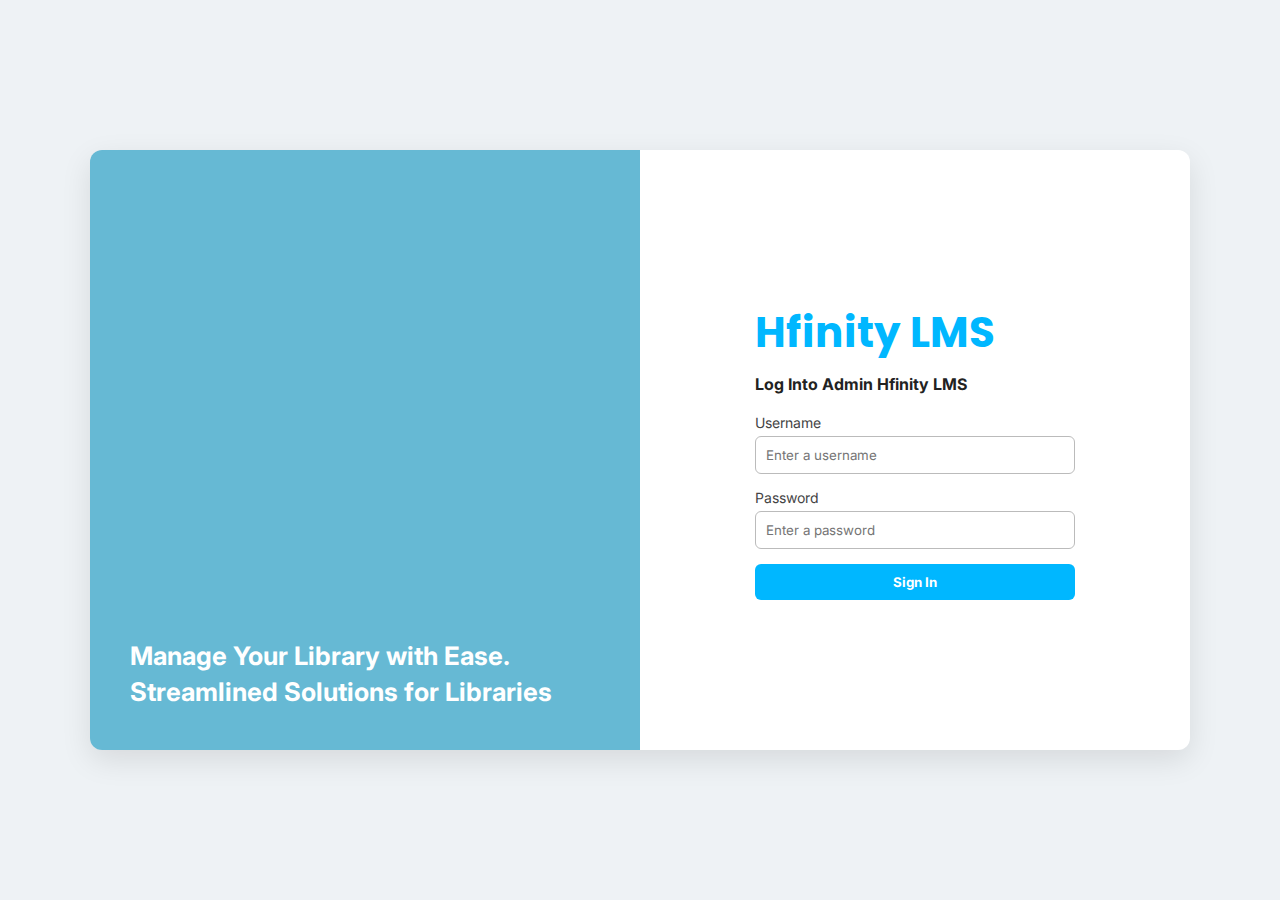
<file: index.html>
<!DOCTYPE html>
<html lang="en">
<head>
    <meta charset="UTF-8" />
    <meta name="viewport" content="width=device-width, initial-scale=1">
    <link rel="stylesheet" href="./CSS/login.css">
    <title>Login to Hfinity</title>
</head>
<body>
    <div class="container">
        <div class="left-section">
            <div class="overlay">
                <h1>Manage Your Library with Ease.<br />Streamlined Solutions for Libraries</h1>
            </div>
        </div>
        <div class="right-section">
            <div class="login-box">
                <h2><span class="logo">Hfinity LMS</span></h2>
                <p class="login-title">Log Into Admin Hfinity LMS</p>
                <form id="loginForm">
                    <label>Username</label>
                    <input type="text" id="username" placeholder="Enter a username" required />
                    <label>Password</label>
                    <input type="password" id="password" placeholder="Enter a password" required />
                    <button type="submit">Sign In</button>
                </form>
            </div>
        </div>
    </div>
    <script>
        document.addEventListener('DOMContentLoaded', () => {
            const validUser = "admin";
            const validPass = "admin123";

            const form = document.getElementById("loginForm");

            form.addEventListener("submit", function(event) {
                event.preventDefault();

                const username = document.getElementById("username").value.trim();
                const password = document.getElementById("password").value;

                if(username === validUser && password === validPass){
                    window.location.href = "dashboard.html";
                } else {
                    alert("Invalid username or password. Please try again.");
                }
            });
        });
    </script>
</body>
</html>
</file>
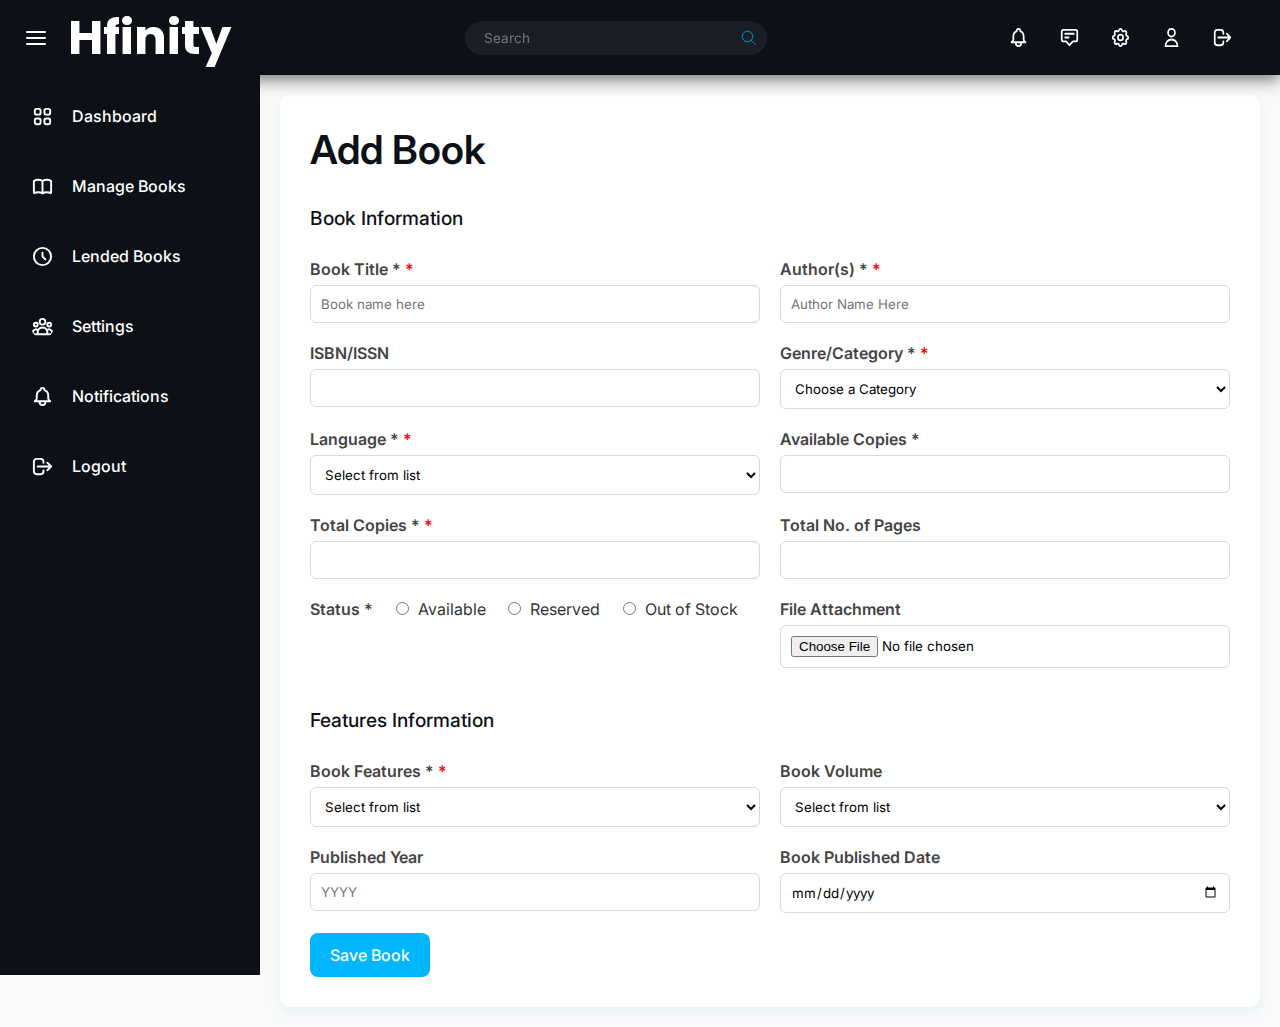
<file: addingbook.html>
<!DOCTYPE html>
<html lang="en">
<head>
  <meta charset="UTF-8" />
  <meta name="viewport" content="width=device-width, initial-scale=1.0"/>
  <title>Add A Book</title>
  <link rel="stylesheet" href="./CSS/addingbook.css"/>
</head>
<body>
    <div id="navbar"></div>
    <div class="maincont">
        <div id="sidebar"></div>
        <div class="container">
        <h3>Add Book</h3>
        <br>
        <!-- Book Information -->
        <h5>Book Information</h5>
        <form id="addBookForm">
            <div class="row">
            <div class="col">
                <label for="bookTitle" class="required">Book Title *</label>
                <input type="text" id="bookTitle" name="bookTitle" placeholder="Book name here" required />
            </div>

            <div class="col">
                <label for="author" class="required">Author(s) *</label>
                <input type="text" id="author" name="author" placeholder="Author Name Here" required>
            </div>

            <div class="col">
                <label for="isbn">ISBN/ISSN</label>
                <input type="text" id="isbn" name="isbn">
            </div>

            <div class="col">
                <label for="category" class="required">Genre/Category *</label>
                <select id="category" name="category" required>
                <option disabled selected>Choose a Category</option>
                </select>
            </div>

            <div class="col">
                <label for="language" class="required">Language *</label>
                <select id="language" name="language" required>
                <option disabled selected>Select from list</option>
                </select>
            </div>

            <div class="col">
                <label for="availableCopies">Available Copies *</label>
                <input type="number" id="availableCopies" name="availableCopies" required>
            </div>

            <div class="col">
                <label for="totalCopies" class="required">Total Copies *</label>
                <input type="number" id="totalCopies" name="totalCopies" required>
            </div>

            <div class="col">
                <label for="totalPages">Total No. of Pages</label>
                <input type="number" id="totalPages" name="totalPages">
            </div>

            <div class="col state">
                <label>Status *</label>
                <div class="form-check"><input type="radio" name="status" value="available" required> Available</div>
                <div class="form-check"><input type="radio" name="status" value="reserved" required> Reserved</div>
                <div class="form-check"><input type="radio" name="status" value="out-of-stock" required> Out of Stock</div>
            </div>

            <div class="col">
                <label for="file">File Attachment</label>
                <input type="file" id="file" name="file">
            </div>
            </div>
            <br><br>
            <!-- Features Information -->
            <h5>Features Information</h5>
            <div class="row">
            <div class="col">
                <label for="features" class="required">Book Features *</label>
                <select id="features" name="features" required>
                <option disabled selected>Select from list</option>
                </select>
            </div>

            <div class="col">
                <label for="volume">Book Volume</label>
                <select id="volume" name="volume">
                <option disabled selected>Select from list</option>
                </select>
            </div>

            <div class="col">
                <label for="publishedYear">Published Year</label>
                <input type="text" id="publishedYear" name="publishedYear" placeholder="YYYY" />
            </div>

            <div class="col">
                <label for="publishedDate">Book Published Date</label>
                <input type="date" id="publishedDate" name="publishedDate" />
            </div>
            </div>

            <button type="submit">Save Book</button>
        </form>
        </div>
    </div>

  <script>
    fetch('nav.html')
      .then(res => res.text())
      .then(data => document.getElementById('navbar').innerHTML = data);

    fetch('sidebar.html')
      .then(res => res.text())
      .then(data => document.getElementById('sidebar').innerHTML = data);
  </script>
</body>
</html>
</file>
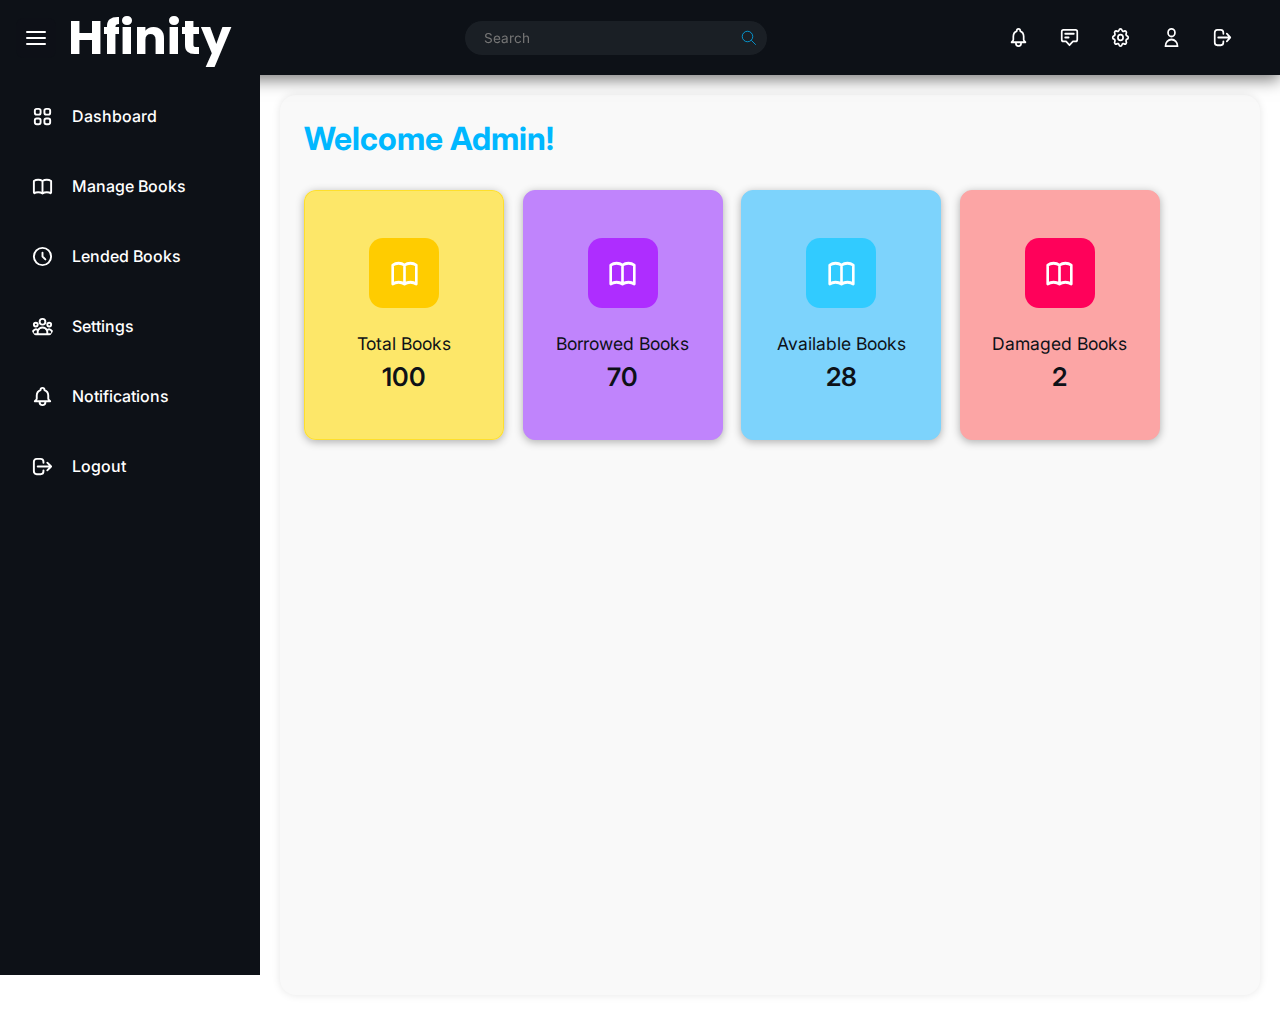
<file: dashboard.html>
<!DOCTYPE html>
<html lang="en">
<head>
    <meta charset="UTF-8">
    <meta name="viewport" content="width=device-width, initial-scale=1.0">
    <title>Admin Panel</title>
    <link rel="stylesheet" href="./CSS/dashboard.css">
</head>
<body>
    <div id="navbar"></div>
    <div class="maincont">
        <div id="sidebar"></div>
        <div class="dashboard">
            <div class="dash-head">
                <h2>Welcome Admin!</h2>
            </div>
            <div class="dash-cards">
                <a href="#"><div class="com card1">
                    <div class="dash-logo">
                        <svg xmlns="http://www.w3.org/2000/svg" class="h-6 w-6" fill="none" viewBox="0 0 24 24" stroke="currentColor" stroke-width="2">
                        <path stroke-linecap="round" stroke-linejoin="round" d="M12 6.253v13m0-13C10.832 5.477 9.246 5 7.5 5S4.168 5.477 3 6.253v13C4.168 18.477 5.754 18 7.5 18s3.332.477 4.5 1.253m0-13C13.168 5.477 14.754 5 16.5 5c1.747 0 3.332.477 4.5 1.253v13C19.832 18.477 18.247 18 16.5 18c-1.746 0-3.332.477-4.5 1.253" /></svg>
                    </div>
                    <div class="dash-info">
                        <h4>Total Books</h4>
                        <h3>100</h3>
                    </div>
                </div></a>
                <a href="#"><div class="com card2">
                    <div class="dash-logo purple">
                        <svg xmlns="http://www.w3.org/2000/svg" class="h-6 w-6" fill="none" viewBox="0 0 24 24" stroke="currentColor" stroke-width="2">
                        <path stroke-linecap="round" stroke-linejoin="round" d="M12 6.253v13m0-13C10.832 5.477 9.246 5 7.5 5S4.168 5.477 3 6.253v13C4.168 18.477 5.754 18 7.5 18s3.332.477 4.5 1.253m0-13C13.168 5.477 14.754 5 16.5 5c1.747 0 3.332.477 4.5 1.253v13C19.832 18.477 18.247 18 16.5 18c-1.746 0-3.332.477-4.5 1.253" /></svg>
                    </div>
                    <div class="dash-info">
                        <h4>Borrowed Books</h4>
                        <h3>70</h3>
                    </div>
                </div></a>
                <a href="#"><div class="com card3">
                    <div class="dash-logo blue">
                        <svg xmlns="http://www.w3.org/2000/svg" class="h-6 w-6" fill="none" viewBox="0 0 24 24" stroke="currentColor" stroke-width="2">
                        <path stroke-linecap="round" stroke-linejoin="round" d="M12 6.253v13m0-13C10.832 5.477 9.246 5 7.5 5S4.168 5.477 3 6.253v13C4.168 18.477 5.754 18 7.5 18s3.332.477 4.5 1.253m0-13C13.168 5.477 14.754 5 16.5 5c1.747 0 3.332.477 4.5 1.253v13C19.832 18.477 18.247 18 16.5 18c-1.746 0-3.332.477-4.5 1.253" /></svg>
                    </div>
                    <div class="dash-info">
                        <h4>Available Books</h4>
                        <h3>28</h3>
                    </div>
                </div></a>
                <a href="#"><div class="com card5">
                    <div class="dash-logo red">
                        <svg xmlns="http://www.w3.org/2000/svg" class="h-6 w-6" fill="none" viewBox="0 0 24 24" stroke="currentColor" stroke-width="2">
                        <path stroke-linecap="round" stroke-linejoin="round" d="M12 6.253v13m0-13C10.832 5.477 9.246 5 7.5 5S4.168 5.477 3 6.253v13C4.168 18.477 5.754 18 7.5 18s3.332.477 4.5 1.253m0-13C13.168 5.477 14.754 5 16.5 5c1.747 0 3.332.477 4.5 1.253v13C19.832 18.477 18.247 18 16.5 18c-1.746 0-3.332.477-4.5 1.253" /></svg>
                    </div>
                    <div class="dash-info">
                        <h4>Damaged Books</h4>
                        <h3>2</h3>
                    </div>
                </div></a>
            </div>
        </div>
    </div>
    <script>
        fetch('nav.html')
            .then(response => response.text())
            .then(data => {
                document.getElementById('navbar').innerHTML = data;
            });
        fetch('sidebar.html')
            .then(response => response.text())
            .then(data=> {
                document.getElementById('sidebar').innerHTML = data;
            });
    </script>
</body>
</html>
</file>
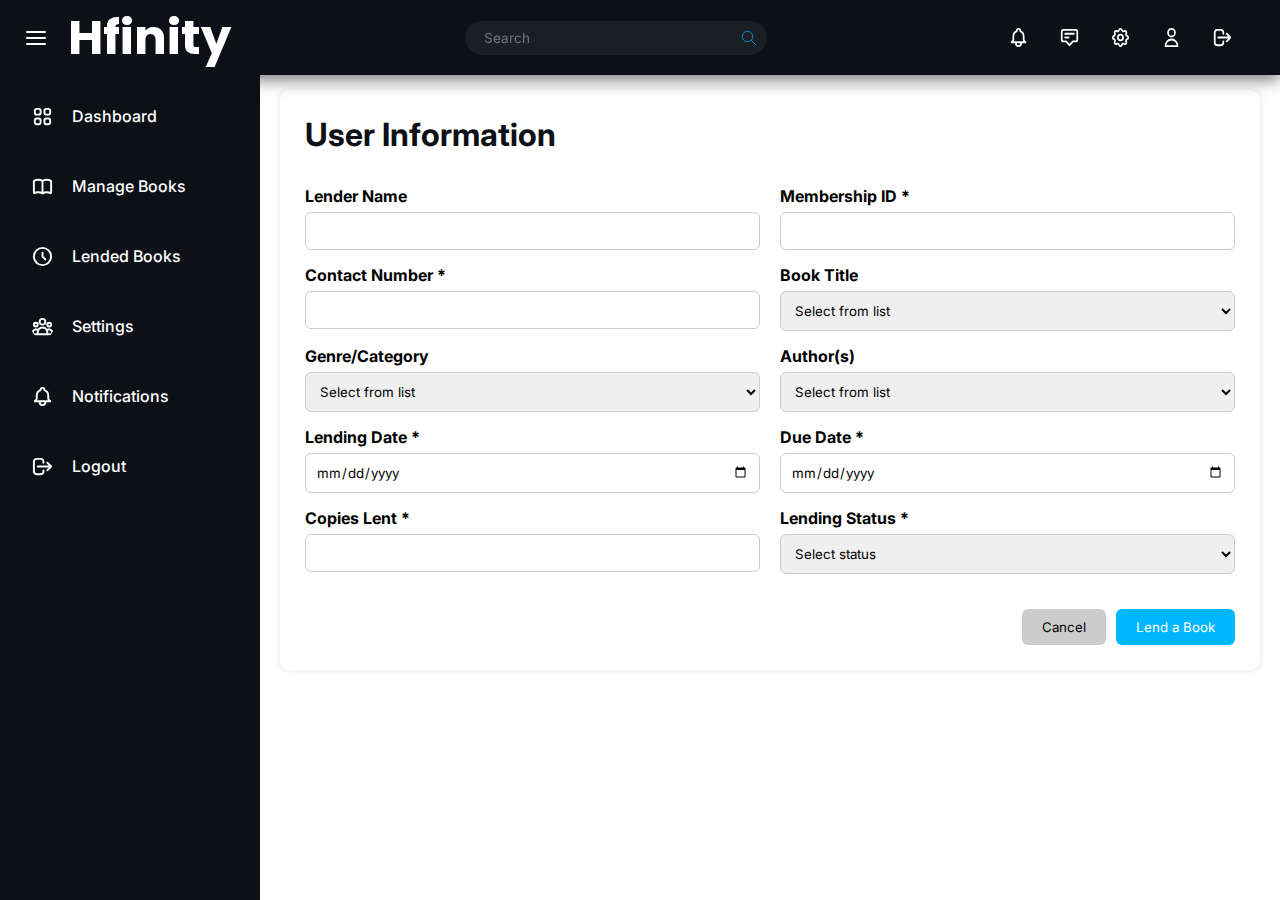
<file: lendbook.html>
<!DOCTYPE html><html lang="en">
<head>
  <meta charset="UTF-8">
  <meta name="viewport" content="width=device-width, initial-scale=1.0">
  <title>Lended Books - LMS</title>
    <link rel="stylesheet" href="./CSS/lendbook.css">
</head>
<body>
    <div id="navbar"></div>
    <div class="maincont">
        <div id="sidebar"></div>
        <div class="container">
            <div class="card">
            <div class="section-title">User Information</div>
                <div class="form-row">
                    <div class="form-group">
                        <label>Lender Name</label>
                        <input type="text" />
                    </div>
                    <div class="form-group">
                        <label>Membership ID *</label>
                        <input type="text" required />
                    </div>
                </div>
                <div class="form-row">
                    <div class="form-group">
                        <label>Contact Number *</label>
                        <input type="email" required />
                    </div>
                    <div class="form-group">
                        <label>Book Title</label>
                        <select><option>Select from list</option></select>
                    </div>
                </div>
                <div class="form-row">
                    <div class="form-group">
                        <label>Genre/Category</label>
                        <select><option>Select from list</option></select>
                    </div>
                    <div class="form-group">
                        <label>Author(s)</label>
                        <select><option>Select from list</option></select>
                    </div>
                </div>
                <div class="form-row">
                    <div class="form-group">
                        <label>Lending Date *</label>
                        <input type="date" required />
                    </div>
                    <div class="form-group">
                        <label>Due Date *</label>
                        <input type="date" required />
                    </div>
                </div>
                <div class="form-row">
                    <div class="form-group">
                        <label>Copies Lent *</label>
                        <input type="number" required />
                    </div>
                    <div class="form-group">
                        <label>Lending Status *</label>
                        <select><option>Select status</option></select>
                    </div>
                </div>
                <div class="form-footer">
                    <button class="cancel">Cancel</button>
                    <button class="submit">Lend a Book</button>
                </div>
            </div>
        </div>
    </div>
    <script>
        fetch('nav.html')
            .then(response => response.text())
            .then(data => {
                document.getElementById('navbar').innerHTML = data;
            });

        fetch('sidebar.html')
            .then(response => response.text())
            .then(data=> {
                document.getElementById('sidebar').innerHTML = data;
            });
    </script>
</body>
</html>
</file>
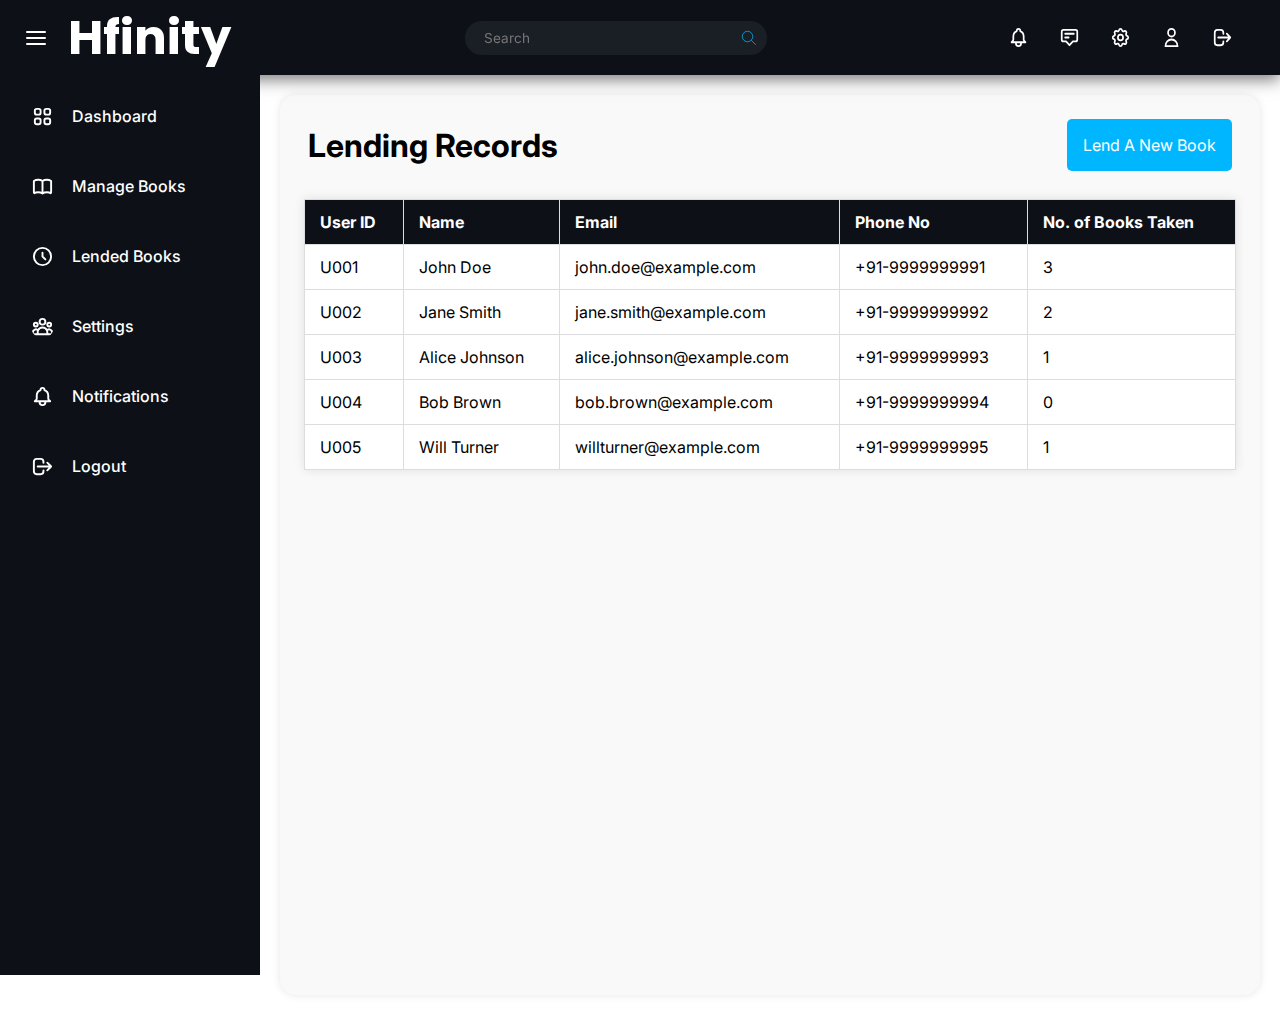
<file: lendingbook.html>
<!DOCTYPE html>
<html lang="en">
<head>
    <meta charset="UTF-8">
    <meta name="viewport" content="width=device-width, initial-scale=1.0">
    <link rel="stylesheet" href="./CSS/lendingbook.css">
    <title>Lended Books</title>
</head>
<body>
    <div id="navbar"></div>
    <div class="maincont">
        <div id="sidebar"></div>
        <div class="content">
            <div class="lend-head">
                <h1>Lending Records</h1>
                <a href="./lendbook.html">Lend A New Book</a>
            </div>
            <div class="lend-cont">
                <table>
                    <thead>
                        <tr>
                            <th>User ID</th>
                            <th>Name</th>
                            <th>Email</th>
                            <th>Phone No</th>
                            <th>No. of Books Taken</th>
                        </tr>
                    </thead>
                    <tbody>
                        <tr>
                            <td>U001</td>
                            <td>John Doe</td>
                            <td>john.doe@example.com</td>
                            <td>+91-9999999991</td>
                            <td>3</td>
                        </tr>
                        <tr>
                            <td>U002</td>
                            <td>Jane Smith</td>
                            <td>jane.smith@example.com</td>
                            <td>+91-9999999992</td>
                            <td>2</td>
                        </tr>
                        <tr>
                            <td>U003</td>
                            <td>Alice Johnson</td>
                            <td>alice.johnson@example.com</td>
                            <td>+91-9999999993</td>
                            <td>1</td>
                        </tr>
                        <tr>
                            <td>U004</td>
                            <td>Bob Brown</td>
                            <td>bob.brown@example.com</td>
                            <td>+91-9999999994</td>
                            <td>0</td>
                        </tr>
                        <tr>
                            <td>U005</td>
                            <td>Will Turner</td>
                            <td>willturner@example.com</td>
                            <td>+91-9999999995</td>
                            <td>1</td>
                        </tr>
                    </tbody>
                </table>
            </div>
        </div>
    </div>
    <script>
        fetch('nav.html')
            .then(response => response.text())
            .then(data => {
                document.getElementById('navbar').innerHTML = data;
            });
        fetch('sidebar.html')
            .then(response => response.text())
            .then(data=> {
                document.getElementById('sidebar').innerHTML = data;
            });
    </script>
</body>
</html>
</file>
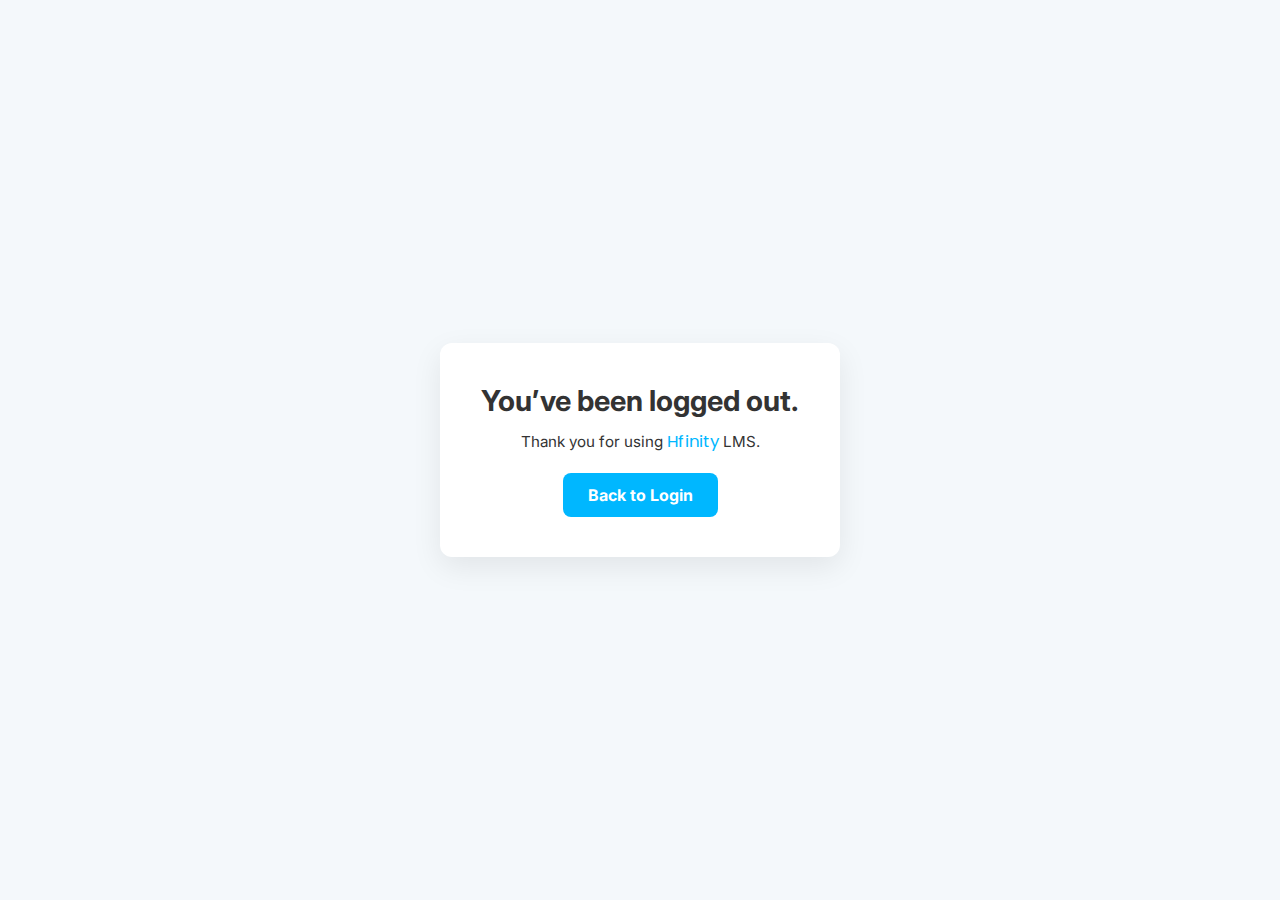
<file: logout.html>
<!DOCTYPE html>
<html lang="en">
<head>
    <meta charset="UTF-8" />
    <meta name="viewport" content="width=device-width, initial-scale=1">
    <title>Logged Out - Hfinity</title>
    <link rel="stylesheet" href="./CSS/logout.css" />
</head>
<body>
    <div class="logout-container">
        <div class="message-box">
            <h1>You’ve been logged out.</h1>
            <p>Thank you for using <span class="hfin">Hfinity</span> LMS.</p>
            <a href="index.html" class="login-btn">Back to Login</a>
        </div>
    </div>
</body>
</html>
</file>
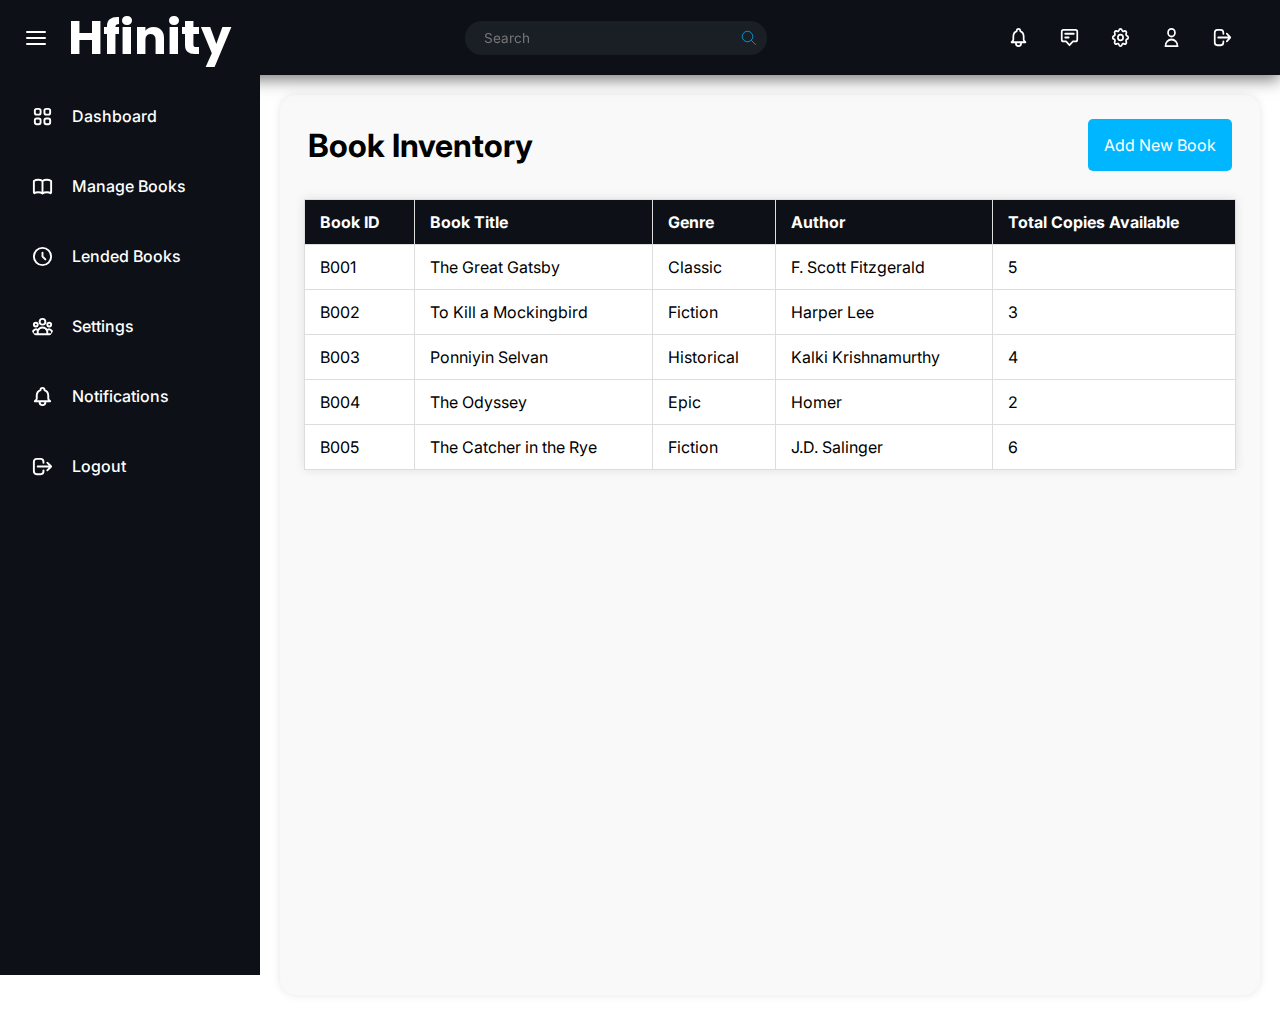
<file: managebooks.html>
<!DOCTYPE html>
<html lang="en">
<head>
  <meta charset="UTF-8" />
  <meta name="viewport" content="width=device-width, initial-scale=1.0"/>
  <link rel="stylesheet" href="./CSS/lendingbook.css" />
  <title>Book Inventory</title>
</head>
<body>
    <div id="navbar"></div>
        <div class="maincont">
            <div id="sidebar"></div>
            <div class="content">
                <div class="lend-head">
                    <h1>Book Inventory</h1>
                    <a href="./addingbook.html">Add New Book</a>
                </div>
                <div class="lend-cont">
                    <table>
                        <thead>
                            <tr>
                            <th>Book ID</th>
                            <th>Book Title</th>
                            <th>Genre</th>
                            <th>Author</th>
                            <th>Total Copies Available</th>
                            </tr>
                        </thead>
                        <tbody>
                            <tr>
                            <td>B001</td>
                            <td>The Great Gatsby</td>
                            <td>Classic</td>
                            <td>F. Scott Fitzgerald</td>
                            <td>5</td>
                            </tr>
                            <tr>
                            <td>B002</td>
                            <td>To Kill a Mockingbird</td>
                            <td>Fiction</td>
                            <td>Harper Lee</td>
                            <td>3</td>
                            </tr>
                            <tr>
                            <td>B003</td>
                            <td>Ponniyin Selvan</td>
                            <td>Historical</td>
                            <td>Kalki Krishnamurthy</td>
                            <td>4</td>
                            </tr>
                            <tr>
                            <td>B004</td>
                            <td>The Odyssey</td>
                            <td>Epic</td>
                            <td>Homer</td>
                            <td>2</td>
                            </tr>
                            <tr>
                            <td>B005</td>
                            <td>The Catcher in the Rye</td>
                            <td>Fiction</td>
                            <td>J.D. Salinger</td>
                            <td>6</td>
                            </tr>
                        </tbody>
                    </table>
                </div>
            </div>
        </div>

  <script>
    fetch('nav.html')
      .then(response => response.text())
      .then(data => {
        document.getElementById('navbar').innerHTML = data;
      });

    fetch('sidebar.html')
      .then(response => response.text())
      .then(data => {
        document.getElementById('sidebar').innerHTML = data;
      });
  </script>
</body>
</html>
</file>
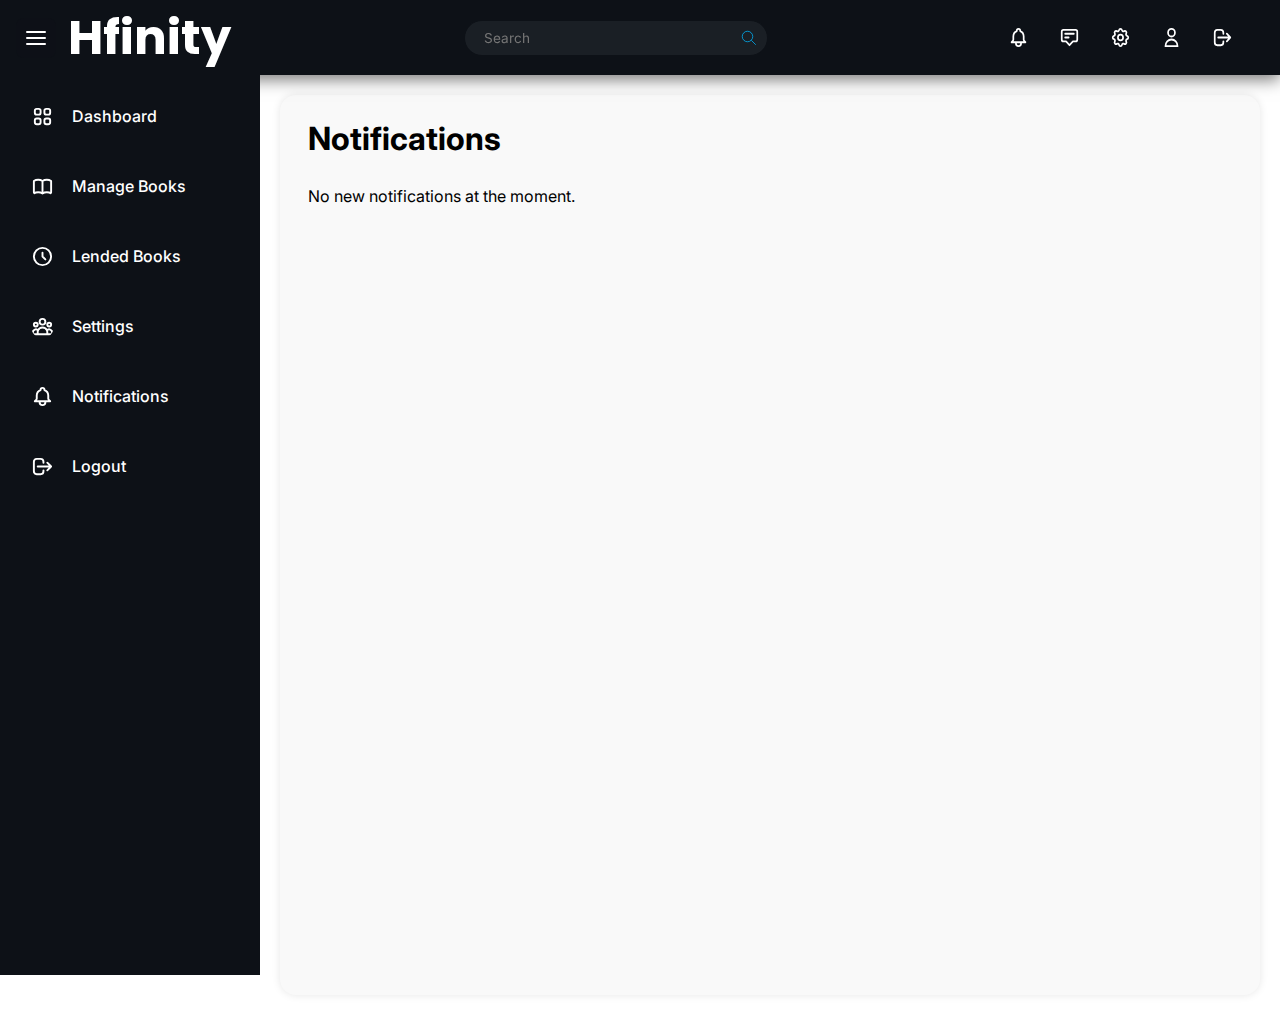
<file: notifications.html>
<!DOCTYPE html>
<html lang="en">
<head>
    <meta charset="UTF-8">
    <meta name="viewport" content="width=device-width, initial-scale=1.0">
    <link rel="stylesheet" href="./CSS/lendingbook.css">
    <title>Notifications</title>
</head>
<body>
    <div id="navbar"></div>
    <div class="maincont">
        <div id="sidebar"></div>
        <div class="content">
            <div class="lend-head">
                <h1>Notifications</h1>
            </div>
            <div class="notification-cont">
                <p class="no-notifications">&nbsp;No new notifications at the moment.</p>
            </div>
        </div>
    </div>
    <script>
        fetch('nav.html')
            .then(response => response.text())
            .then(data => {
                document.getElementById('navbar').innerHTML = data;
            });

        fetch('sidebar.html')
            .then(response => response.text())
            .then(data => {
                document.getElementById('sidebar').innerHTML = data;
            });
    </script>
</body>
</html>
</file>
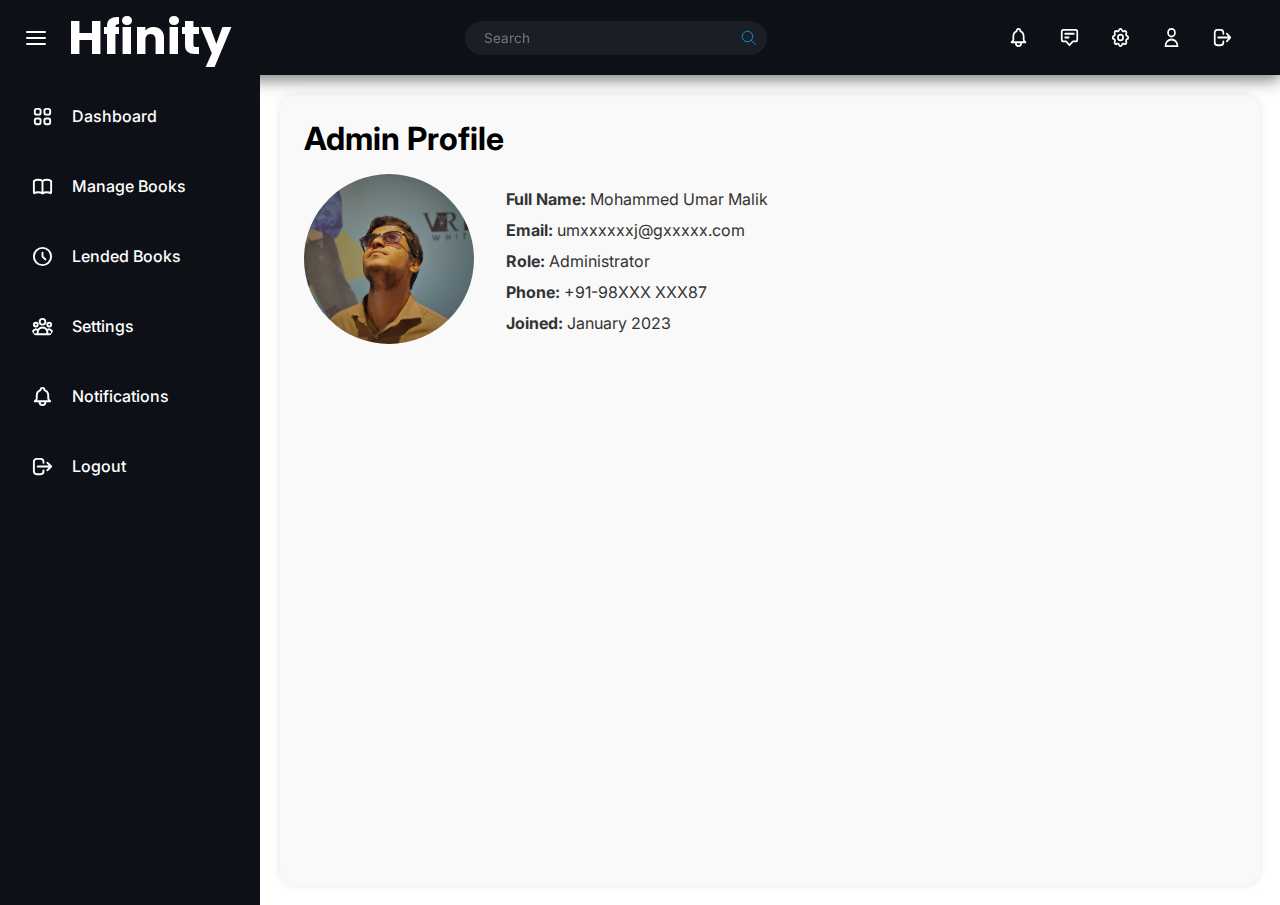
<file: profile.html>
<!DOCTYPE html>
<html lang="en">
<head>
    <meta charset="UTF-8">
    <meta name="viewport" content="width=device-width, initial-scale=1.0">
    <title>Admin Profile</title>
    <link rel="stylesheet" href="./CSS/profile.css">
</head>
<body>
    <div id="navbar"></div>
    <div class="maincont">
        <div id="sidebar"></div>
        <div class="content">
            <div class="lend-head">
                <h1>Admin Profile</h1>
            </div>

            <div class="profile-page">
                <div class="img">
                    <img src="./Assets/Untitled design.png" alt="Admin Photo" class="profile-pic">
                </div>
                <div class="profile-details">
                    <p><strong>Full Name:</strong> Mohammed Umar Malik</p>
                    <p><strong>Email:</strong> umxxxxxxj@gxxxxx.com</p>
                    <p><strong>Role:</strong> Administrator</p>
                    <p><strong>Phone:</strong> +91-98XXX XXX87</p>
                    <p><strong>Joined:</strong> January 2023</p>
                </div>
            </div>
        </div>
    </div>

    <script>
        fetch('nav.html')
            .then(response => response.text())
            .then(data => {
                document.getElementById('navbar').innerHTML = data;
            });
        fetch('sidebar.html')
            .then(response => response.text())
            .then(data => {
                document.getElementById('sidebar').innerHTML = data;
            });
    </script>
</body>
</html>
</file>
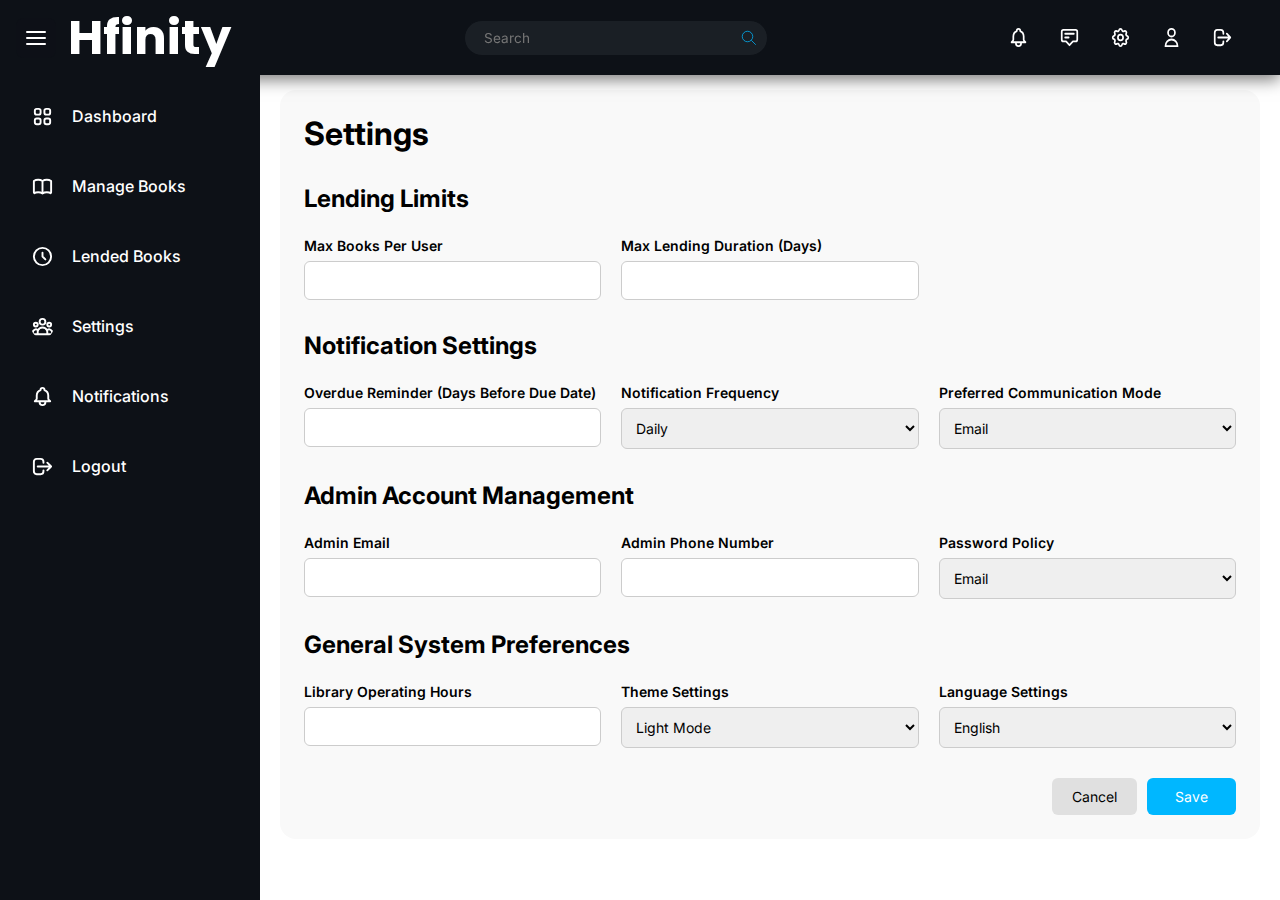
<file: settings.html>
<!DOCTYPE html>
<html lang="en">
<head>
  <meta charset="UTF-8" />
  <meta name="viewport" content="width=device-width, initial-scale=1.0"/>
  <title>Library Settings</title>
  <link rel="stylesheet" href="./CSS/settings.css" />
</head>
<body>
    <div id="navbar"></div>
    <div class="maincont">
        <div id="sidebar"></div>
        <div class="container">
            <main class="main-content">
                <h1>Settings</h1>
                <form class="settings-form">
                    <!-- Lending Limits -->
                    <section>
                        <h2>Lending Limits</h2>
                        <div class="form-grid">
                            <div class="form-group">
                                <label>Max Books Per User</label>
                                <input type="text" />
                            </div>
                            <div class="form-group">
                                <label>Max Lending Duration (Days)</label>
                                <input type="text" />
                            </div>
                        </div>
                    </section>
                    <!-- Notifications -->
                    <section>
                        <h2>Notification Settings</h2>
                        <div class="form-grid">
                            <div class="form-group">
                                <label>Overdue Reminder (Days Before Due Date)</label>
                                <input type="text" />
                            </div>
                            <div class="form-group">
                                <label>Notification Frequency</label>
                                <select>
                                    <option>Daily</option>
                                    <option>Weekly</option>
                                </select>
                            </div>
                            <div class="form-group">
                                <label>Preferred Communication Mode</label>
                                <select>
                                    <option>Email</option>
                                    <option>SMS</option>
                                    <option>Email, SMS</option>
                                </select>
                            </div>
                        </div>
                    </section>
                    <!-- Admin -->
                    <section>
                        <h2>Admin Account Management</h2>
                        <div class="form-grid">
                            <div class="form-group">
                                <label>Admin Email</label>
                                <input type="email" />
                            </div>
                            <div class="form-group">
                                <label>Admin Phone Number</label>
                                <input type="text" />
                            </div>
                            <div class="form-group">
                                <label>Password Policy</label>
                                <select>
                                    <option>Email</option>
                                    <option>SMS</option>
                                    <option>Email, SMS</option>
                                </select>
                            </div>
                        </div>
                    </section>
                    <!-- General Preferences -->
                    <section>
                        <h2>General System Preferences</h2>
                        <div class="form-grid">
                            <div class="form-group">
                                <label>Library Operating Hours</label>
                                <input type="text" />
                            </div>
                            <div class="form-group">
                                <label>Theme Settings</label>
                                <select>
                                    <option>Light Mode</option>
                                    <option disabled>Dark Mode (Under Maintaince)</option>
                                </select>
                            </div>
                            <div class="form-group">
                                <label>Language Settings</label>
                                <select>
                                    <option>English</option>
                                    <option disabled>Hindi (Under Maintaince)</option>
                                </select>
                            </div>
                        </div>
                    </section>

                    <!-- Buttons -->
                    <div class="form-actions">
                        <button type="button">Cancel</button>
                        <button type="submit">Save</button>
                    </div>
                </form>
            </main>
        </div>
    </div>
    <script>
        fetch('nav.html')
            .then(response => response.text())
            .then(data => {
                document.getElementById('navbar').innerHTML = data;
            });

        fetch('sidebar.html')
            .then(response => response.text())
            .then(data=> {
                document.getElementById('sidebar').innerHTML = data;
            });
    </script>
</body>
</html>
</file>
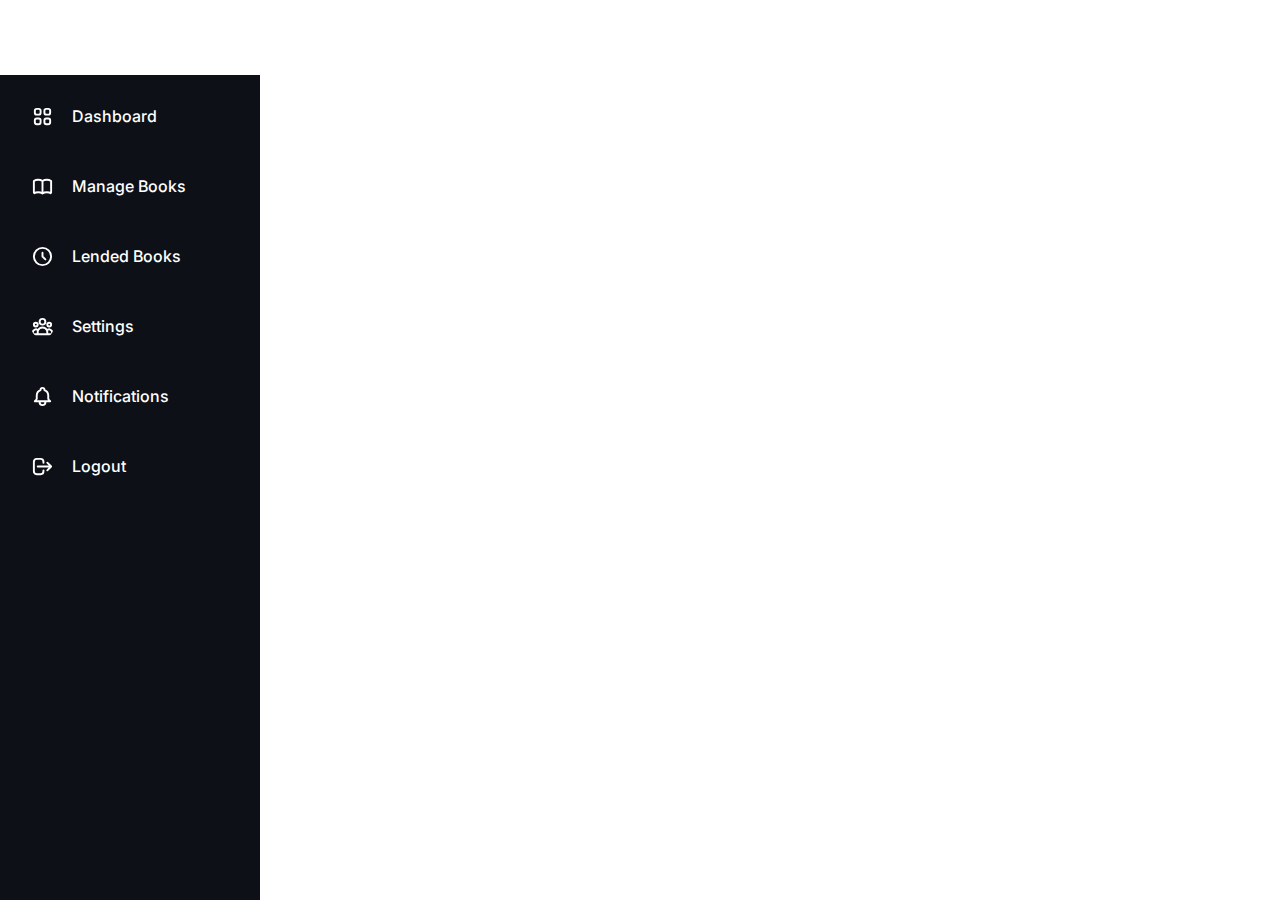
<file: sidebar.html>
<!DOCTYPE html>
<html lang="en">
<head>
    <meta charset="UTF-8">
    <meta name="viewport" content="width=device-width, initial-scale=1.0">
    <link rel="stylesheet" href="./CSS/sidebar.css">
    <title>Sidebar</title>
</head>
<body>
    <aside class="sidebar" id="sidebar">
        <ul class="sidebar-menu">
            <li><a href="dashboard.html"><span class="side-icn">
                <svg xmlns="http://www.w3.org/2000/svg" class="h-6 w-6" fill="none" viewBox="0 0 24 24" stroke="currentColor" stroke-width="2">
                <path stroke-linecap="round" stroke-linejoin="round" d="M4 6a2 2 0 012-2h2a2 2 0 012 2v2a2 2 0 01-2 2H6a2 2 0 01-2-2V6zM14 6a2 2 0 012-2h2a2 2 0 012 2v2a2 2 0 01-2 2h-2a2 2 0 01-2-2V6zM4 16a2 2 0 012-2h2a2 2 0 012 2v2a2 2 0 01-2 2H6a2 2 0 01-2-2v-2zM14 16a2 2 0 012-2h2a2 2 0 012 2v2a2 2 0 01-2 2h-2a2 2 0 01-2-2v-2z" /></svg>
            </span> Dashboard</a></li>
            <li><a href="managebooks.html"><span class="side-icn">
                <svg xmlns="http://www.w3.org/2000/svg" class="h-6 w-6" fill="none" viewBox="0 0 24 24" stroke="currentColor" stroke-width="2">
                <path stroke-linecap="round" stroke-linejoin="round" d="M12 6.253v13m0-13C10.832 5.477 9.246 5 7.5 5S4.168 5.477 3 6.253v13C4.168 18.477 5.754 18 7.5 18s3.332.477 4.5 1.253m0-13C13.168 5.477 14.754 5 16.5 5c1.747 0 3.332.477 4.5 1.253v13C19.832 18.477 18.247 18 16.5 18c-1.746 0-3.332.477-4.5 1.253" /></svg>
            </span> Manage Books</a></li>
            <li><a href="lendingbook.html"><span class="side-icn">
                <svg xmlns="http://www.w3.org/2000/svg" class="h-6 w-6" fill="none" viewBox="0 0 24 24" stroke="currentColor" stroke-width="2">
                <path stroke-linecap="round" stroke-linejoin="round" d="M12 8v4l3 3m6-3a9 9 0 11-18 0 9 9 0 0118 0z"></svg>
            </span> Lended Books</a></li>
            <li><a href="settings.html"><span class="side-icn">
                <svg xmlns="http://www.w3.org/2000/svg" class="h-6 w-6" fill="none" viewBox="0 0 24 24" stroke="currentColor" stroke-width="2">
                <path stroke-linecap="round" stroke-linejoin="round" d="M17 20h5v-2a3 3 0 00-5.356-1.857M17 20H7m10 0v-2c0-.656-.126-1.283-.356-1.857M7 20H2v-2a3 3 0 015.356-1.857M7 20v-2c0-.656.126-1.283.356-1.857m0 0a5.002 5.002 0 019.288 0M15 7a3 3 0 11-6 0 3 3 0 016 0zm6 3a2 2 0 11-4 0 2 2 0 014 0zM7 10a2 2 0 11-4 0 2 2 0 014 0z" /></svg>
            </span> Settings</a></li>
            <li><a href="notifications.html"><span class="side-icn">
                <svg xmlns="http://www.w3.org/2000/svg" class="h-6 w-6" fill="none" viewBox="0 0 24 24" stroke="currentColor" stroke-width="2">
                <path stroke-linecap="round" stroke-linejoin="round" d="M15 17h5l-1.405-1.405A2.032 2.032 0 0118 14.158V11a6.002 6.002 0 00-4-5.659V5a2 2 0 10-4 0v.341C7.67 6.165 6 8.388 6 11v3.159c0 .538-.214 1.055-.595 1.436L4 17h5m6 0v1a3 3 0 11-6 0v-1m6 0H9" />
                </svg>
            </span> Notifications</a></li>
            <li><a href="logout.html"><span class="side-icn">
                <svg xmlns="http://www.w3.org/2000/svg" class="h-6 w-6" fill="none" viewBox="0 0 24 24" stroke="currentColor" stroke-width="2">
                <path stroke-linecap="round" stroke-linejoin="round" d="M17 16l4-4m0 0l-4-4m4 4H7m6 4v1a3 3 0 01-3 3H6a3 3 0 01-3-3V7a3 3 0 013-3h4a3 3 0 013 3v1" /></svg>
            </span> Logout</a></li>
        </ul>
    </aside>
</body>
</html>
</file>
<file: CSS/login.css>
@import url('https://fonts.googleapis.com/css2?family=Inter&family=Poppins:wght@600&display=swap');

:root {
    --primary-font: 'Inter', sans-serif;
    --head-font: 'Poppins', sans-serif;
    --primary-color: #00b7ff;
    --accent-color: #00e0ff;
    --hover-color: #007fa1;
    --bg-color: #f9faff;
    --input-border: #bbb;
    --input-focus-shadow: rgba(0, 183, 255, 0.4);
    --container-bg: #fff;
    --overlay-bg: rgba(0, 138, 183, 0.6);
    --text-dark: #222;
    --text-light: #fff;
}

* {
    margin: 0;
    padding: 0;
    box-sizing: border-box;
    font-family: var(--primary-font);
}

body {
    height: 100vh;
    display: flex;
    justify-content: center;
    align-items: center;
    background: #eef2f5;
}

.container {
    width: 90%;
    max-width: 1100px;
    height: 600px;
    display: flex;
    box-shadow: 0 10px 30px rgba(0, 0, 0, 0.1);
    background: var(--container-bg);
    border-radius: 12px;
    overflow: hidden;
}

.left-section {
    flex: 1;
    background: url('https://images.unsplash.com/photo-1524995997946-a1c2e315a42f') center/cover no-repeat;
    position: relative;
}

.overlay {
    background-color: var(--overlay-bg);
    color: var(--text-light);
    height: 100%;
    padding: 40px;
    display: flex;
    flex-direction: column;
    justify-content: flex-end;
}

.overlay h1 {
    font-family: var(--primary-font);
    font-size: 1.6em;
    line-height: 1.4;
}

.right-section {
    flex: 1;
    display: flex;
    justify-content: center;
    align-items: center;
}

.login-box {
    width: 80%;
    max-width: 320px;
}

.logo {
    font-weight: bold;
    color: var(--primary-color);
    font-size: 1.75em;
    font-family: var(--head-font);
}

.login-title {
    margin: 10px 0 20px;
    color: var(--text-dark);
    font-weight: bold;
}

form {
    display: flex;
    flex-direction: column;
}

label {
    font-size: 14px;
    margin-bottom: 5px;
    color: #444;
}

input {
    padding: 10px;
    margin-bottom: 15px;
    border: 1px solid var(--input-border);
    border-radius: 6px;
    transition: box-shadow 0.3s ease, border-color 0.3s ease;
}

input:focus {
    border-color: var(--primary-color);
    box-shadow: 0 0 5px var(--input-focus-shadow);
    outline: none;
}

button {
    background: var(--primary-color);
    color: var(--text-light);
    padding: 10px;
    border: none;
    border-radius: 6px;
    cursor: pointer;
    font-weight: bold;
    transition: background-color 0.3s ease;
}

button:hover {
    background-color: var(--accent-color);
}

@media (max-width: 768px) {
    .container {
        flex-direction: column-reverse;
        height: auto;
    }

    .left-section,
    .right-section {
        /* flex: ; */
        width: 100%;
        height: 500px;
    }

    .overlay {
        padding: 20px;
        justify-content: center;
        text-align: center;
    }

    .overlay h1 {
        font-size: 1.2em;
    }

    .login-box {
        max-width: 90%;
        margin: 40px auto;
    }
}
</file>
<file: CSS/addingbook.css>
@import url('https://fonts.googleapis.com/css2?family=Inter:ital,opsz,wght@0,14..32,100..900;1,14..32,100..900&family=Poppins:ital,wght@0,100;0,200;0,300;0,400;0,500;0,600;0,700;0,800;0,900;1,100;1,200;1,300;1,400;1,500;1,600;1,700;1,800;1,900&display=swap');

:root {
    --primary-font: "Inter", sans-serif;
    --head-font: "Poppins", sans-serif;
    --dark-bg: #0d1117;
    --primary-dark: #0090cc;
    --accent-color: #00e0ff;
    --primary-color: #00b7ff;
    --bg-white: #f9f9f9;
    --light-gray: #d9d9d9;
    --label-color: #444;
}

* {
    margin: 0;
    padding: 0;
    box-sizing: border-box;
    font-family: var(--primary-font);
}

.maincont {
    display: flex;
    background-color: var(--bg-white);
}

.container {
    display: flex;
    flex-direction: column;
    margin: 95px 20px 20px 280px;
    background: white;
    padding: 30px;
    box-shadow: 0 4px 12px rgba(0, 183, 255, 0.1);
    border-radius: 10px;
}

.container h3 {
    font-size: 2.5em;
    color: var(--dark-bg);
    margin-bottom: 0.3em;
    font-weight: 600;
    font-family: var(--primary-font);
}

.container h5 {
    font-size: 1.2rem;
    margin-bottom: 1.5em;
    font-weight: 500;
    color: var(--dark-bg);
    font-family: var(--primary-font);
}

.row {
    display: flex;
    flex-wrap: wrap;
    gap: 20px;
}

.col {
    flex: 1 1 calc(35% - 20px);
}

label {
    display: block;
    margin-bottom: 6px;
    font-weight: 600;
    color: var(--label-color);
}

.required::after {
    content: " *";
    color: red;
}

input[type="text"],
input[type="number"],
input[type="file"],
input[type="date"],
select {
    width: 100%;
    padding: 10px;
    border: 1px solid var(--light-gray);
    border-radius: 6px;
    background-color: #fff;
    transition: border 0.2s ease, box-shadow 0.2s ease;
}

input:focus,
select:focus {
    outline: none;
    border-color: var(--primary-color);
    box-shadow: 0 0 8px rgba(0, 183, 255, 0.3);
}

.state {
    display: flex;
    flex-wrap: nowrap;
    gap: 5%;
}

.form-check {
    margin-bottom: 5px;
    color: #333;
}

.form-check input {
    margin-right: 5px;
    accent-color: var(--primary-color);
}

button {
    background-color: var(--primary-color);
    color: white;
    padding: 12px 20px;
    border: none;
    border-radius: 8px;
    cursor: pointer;
    margin-top: 20px;
    font-size: 1rem;
    font-weight: 500;
    transition: background-color 0.3s ease, transform 0.2s ease;
}

button:hover {
    background-color: var(--accent-color);
    transform: scale(1.01);
}

@media (max-width: 768px) {
    .sidebar {
        display: none;
    }

    .container {
        margin: 95px 20px 0 20px;
    }

    .col {
        flex: 1 1 100%;
    }
}
</file>
<file: CSS/dashboard.css>
@import url('https://fonts.googleapis.com/css2?family=Inter:ital,opsz,wght@0,14..32,100..900;1,14..32,100..900&family=Poppins:ital,wght@0,100;0,200;0,300;0,400;0,500;0,600;0,700;0,800;0,900;1,100;1,200;1,300;1,400;1,500;1,600;1,700;1,800;1,900&display=swap');

:root{
    --primary-font: "Inter", sans-serif;
    --head-font: "Poppins", sans-serif;
    --dark-bg: #0d1117;
    --primary-dark: #0090cc;
    --accent-color: #00e0ff;
    --primary-color: #00b7ff;
}

*{
    margin: 0;
    padding: 0;
    box-sizing: border-box;
    font-family: var(--primary-font);
}

.maincont{
    display: flex;
}

.dashboard{
    display: flex;
    flex-direction: column;
    margin: 95px 20px 20px 280px;
    padding: 1.5em;
    width: 100vw;
    height: 100vh;
    background-color: #f9f9f9;
    border-radius: 1em;
    box-shadow: 0 0 8px rgba(0,0,0,0.1);
}

.dash-head{
    margin-bottom: 2em;
}

.dash-head h2{
    color: var(--primary-color);
    font-size: 2rem;
}

.dash-cards{
    display: flex;
    flex-wrap: wrap;
    gap: 2%;
    justify-content: flex-start;
    max-width: 100%;
}

.dash-cards a{
    text-decoration: none;
}

.com {
    display: flex;
    flex-direction: column;
    align-items: center;
    justify-content: center;
    height: 250px;
    width: 200px;
    gap: 10%;
    background-color: #f8f9fa;
    border-radius: 12px;
    box-shadow: 0 2px 8px rgba(0, 0, 0, 0.3);
    border: 1.5px solid transparent;
    transition: box-shadow 0.3s ease, border-color 0.3s ease, transform 0.2s ease;
    cursor: pointer;
}

.com:hover {
    box-shadow: 0 5px 12px rgba(0, 0, 0, 0.3);
    transform: translateY(-3px);
}

.dash-info {
    text-align: center;
    color: var(--dark-bg);
}

.dash-info h4 {
    margin-bottom: 0.4em;
    font-weight: 400;
    font-size: 1.1rem;
}

.dash-info h3 {
    font-weight: 600;
    font-size: 1.6rem;
}

.dash-logo {
    height: 70px;
    width: 70px;
    display: flex;
    align-items: center;
    justify-content: center;
    border-radius: 14px;
    background-color: rgb(255, 204, 0);
}

.card1{
    background-color: #ffd90094;
    border: 1px solid #ffd90094;
}

.dash-logo svg {
    color: white;
    height: 35px;
    width: 35px;
    transform: scaleX(0.9);
} 

.purple{
    background-color: rgb(174, 45, 255);
}

.card2{
    background-color: #C084FC;
    border: 1px solid #C084FC;
}

.blue{
    background-color: rgb(49, 203, 255);
}

.card3{
    background-color: #7DD3FC;
    border: 1px solid #7DD3FC;
}

.red{
    background-color: rgb(255, 1, 90);
}

.card5{
    background-color: #FCA5A5;
    border: 1px solid #FCA5A5;
}

.dash-logo svg{
    color: white;
    height: 35px;
    width: 35px;
    transform: scaleX(0.9);
}
</file>
<file: CSS/lendbook.css>
@import url('https://fonts.googleapis.com/css2?family=Inter:ital,opsz,wght@0,14..32,100..900;1,14..32,100..900&family=Poppins:ital,wght@0,100;0,200;0,300;0,400;0,500;0,600;0,700;0,800;0,900;1,100;1,200;1,300;1,400;1,500;1,600;1,700;1,800;1,900&display=swap');

:root{
    --primary-font: "Inter", sans-serif;
    --head-font: "Poppins", sans-serif;
    --dark-bg: #0d1117;
    --primary-dark: #0090cc;
    --accent-color: #00e0ff;
    --primary-color: #00b7ff;
    --primary-text: #333;
}

*{
    margin: 0;
    padding: 0;
    box-sizing: border-box;
    font-family: var(--primary-font);
}

.container {
    margin: 90px 20px 0 280px;
}

.card {
    background-color: white;
    padding: 25px;
    border-radius: 10px;
    box-shadow: 0 0 8px rgba(0,0,0,0.1);
}

.section-title {
    font-size: 2em;
    font-weight: bold;
    margin-bottom: 1em;
    color: var(--dark-bg);
}

.form-group {
    margin-bottom: 15px;
}

label {
    display: block;
    margin-bottom: 6px;
    font-weight: bold;
}

input[type="text"],
input[type="email"],
input[type="date"],
input[type="number"],
select {
    width: 100%;
    padding: 10px;
    border: 1px solid #ccc;
    border-radius: 6px;
}

.form-row {
    display: flex;
    gap: 20px;
}

.form-row > .form-group {
    flex: 1;
}

.form-footer {
    display: flex;
    justify-content: flex-end;
    gap: 10px;
    margin-top: 20px;
}

button {
    padding: 10px 20px;
    border: none;
    border-radius: 6px;
    cursor: pointer;
}

.cancel {
    background-color: #ccc;
}

.submit {
    background-color: var(--primary-color);
    color: white;
}

.cancel:hover{
    background-color: rgb(173, 173, 173);
    transition: background-color 0.3s ease;
}

.submit:hover{
    background-color: var(--accent-color);
    transition: background-color 0.3s ease;
}
</file>
<file: CSS/lendingbook.css>
@import url('https://fonts.googleapis.com/css2?family=Inter:ital,opsz,wght@0,14..32,100..900;1,14..32,100..900&family=Poppins:ital,wght@0,100;0,200;0,300;0,400;0,500;0,600;0,700;0,800;0,900;1,100;1,200;1,300;1,400;1,500;1,600;1,700;1,800;1,900&display=swap');

:root{
    --primary-font: "Inter", sans-serif;
    --head-font: "Poppins", sans-serif;
    --dark-bg: #0d1117;
    --primary-dark: #0090cc;
    --accent-color: #00e0ff;
    --primary-color: #00b7ff;
}

*{
    margin: 0;
    padding: 0;
    box-sizing: border-box;
    font-family: var(--primary-font);
}

.maincont{
    display: flex;
}

.content{
    margin: 95px 20px 20px 280px;
    background-color: #f9f9f9;
    border-radius: 1em;
    box-shadow: 0 0 8px rgba(0,0,0,0.1);
    height: 100vh;
    width: 100vw;
    padding: 1.5em;
}

.lend-head{
    display: flex;
    justify-content: space-between;
    align-items: center;
    padding: 0 0.25em 0.25em 0.25em;
    margin: 0 0 1.5em 0;
}

.lend-head a{
    color: white;
    text-decoration: none;
    padding: 1em;
    background-color: var(--primary-color);
    border-radius: 5px;
    transition: background-color 0.3s ease;
}

.lend-head a:hover{
    background-color: var(--accent-color);
}

h2 {
    text-align: center;
    margin-bottom: 20px;
}

table {
    width: 100%;
    border-collapse: collapse;
    background: #fff;
    box-shadow: 0 0 10px rgba(0, 0, 0, 0.1);
}

th, td {
    padding: 12px 15px;
    border: 1px solid #ddd;
    text-align: left;
}

th {
    background-color: var(--dark-bg);
    color: white;
}

tr:hover {
    background-color: #f1f1f1;
}

@media (max-width: 600px) {
    table, thead, tbody, th, td, tr {
        display: block;
    }
    tr {
        margin-bottom: 15px;
      }
    td {
        text-align: right;
        padding-left: 50%;
        position: relative;
    }
    td::before {
        content: attr(data-label);
        position: absolute;
        left: 15px;
        width: 45%;
        white-space: nowrap;
        text-align: left;
    }
}
</file>
<file: CSS/logout.css>
@import url('https://fonts.googleapis.com/css2?family=Inter&family=Poppins:wght@600&display=swap');

:root {
    --primary-font: 'Inter', sans-serif;
    --head-font: 'Poppins', sans-serif;
    --primary-color: #00b7ff;
    --accent-color: #00e0ff;
    --bg-color: #f4f8fb;
    --text-color: #333;
}

* {
    margin: 0;
    padding: 0;
    box-sizing: border-box;
    font-family: var(--primary-font);
}

body {
    height: 100vh;
    background: var(--bg-color);
    display: flex;
    justify-content: center;
    align-items: center;
}

.hfin{
    font-family: var(--head-font);
    font-size: 1.1em;
    color: var(--primary-color);
}

.logout-container {
    background: white;
    padding: 40px 30px;
    border-radius: 12px;
    box-shadow: 0 10px 30px rgba(0, 0, 0, 0.08);
    text-align: center;
    max-width: 400px;
    width: 90%;
}

.message-box h1 {
    font-family: var(--primary-font);
    color: var(--text-color);
    font-size: 1.8rem;
    margin-bottom: 10px;
}

.message-box p {
    color: var(--text-color);
    margin-bottom: 1.2em;
    font-size: 0.95rem;
}

.login-btn {
    display: inline-block;
    background-color: var(--primary-color);
    color: white;
    padding: 12px 25px;
    border-radius: 8px;
    text-decoration: none;
    font-weight: bold;
    transition: background-color 0.3s ease;
}

.login-btn:hover {
    background-color: var(--accent-color);
}
</file>
<file: CSS/profile.css>
@import url('https://fonts.googleapis.com/css2?family=Inter:ital,opsz,wght@0,14..32,100..900;1,14..32,100..900&family=Poppins:ital,wght@0,100;0,200;0,300;0,400;0,500;0,600;0,700;0,800;0,900;1,100;1,200;1,300;1,400;1,500;1,600;1,700;1,800;1,900&display=swap');

:root{
    --primary-font: "Inter", sans-serif;
    --head-font: "Poppins", sans-serif;
    --dark-bg: #0d1117;
    --primary-dark: #0090cc;
    --accent-color: #00e0ff;
    --primary-color: #00b7ff;
}

*{
    margin: 0;
    padding: 0;
    box-sizing: border-box;
    font-family: var(--primary-font);
}

.profile-page {
    display: flex;
    align-items: center;
    gap: 2em;
    padding: 1em 0;
    font-size: 1em;
}

.content{
    margin: 95px 20px 20px 280px;
    padding: 1.5em;
    /* width: 100vw; */
    height: calc(100vh - 110px);
    background-color: #f9f9f9;
    border-radius: 1em;
    box-shadow: 0 0 8px rgba(0,0,0,0.1);
}

.profile-pic {
    border-radius: 50%;
    width: 170px;
    height: 170px;
    object-fit: cover;
}

.profile-details {
    display: flex;
    flex-direction: column;
    gap: 0.7em;
}

.profile-details p {
    font-size: 1rem;
    color: #333;
}

@media (max-width: 600px) {
    .profile-page {
        flex-direction: column;
        align-items: center;
        text-align: center;
    }
    .profile-details {
        align-items: center;
    }
}
</file>
<file: CSS/settings.css>
@import url('https://fonts.googleapis.com/css2?family=Inter:ital,opsz,wght@0,14..32,100..900;1,14..32,100..900&family=Poppins:ital,wght@0,100;0,200;0,300;0,400;0,500;0,600;0,700;0,800;0,900;1,100;1,200;1,300;1,400;1,500;1,600;1,700;1,800;1,900&display=swap');

:root{
    --primary-font: "Inter", sans-serif;
    --head-font: "Poppins", sans-serif;
    --dark-bg: #0d1117;
    --primary-dark: #0090cc;
    --accent-color: #00e0ff;
    --primary-color: #00b7ff;
    --primary-text: #333;
}

*{
    margin: 0;
    padding: 0;
    box-sizing: border-box;
    font-family: var(--primary-font);
}

.container {
    display: flex;
    margin: 90px 20px 20px 280px;
}

.main-content {
    flex: 1;
    padding: 1.5em;
    background-color: #f9f9f9;
    border-radius: 1em;
}

.settings-form h2 {
    margin: 1.3em 0 1em 0;
}

.form-grid {
    display: grid;
    grid-template-columns: repeat(auto-fill, minmax(280px, 1fr));
    gap: 20px;
    margin-bottom: 1.5em;
}

.form-group {
    display: flex;
    flex-direction: column;
}

.form-group label {
    margin-bottom: 0.5em;
    font-weight: 600;
    font-size: 14px;
}

input, select {
    padding: 10px;
    border: 1px solid #ccc;
    border-radius: 6px;
    font-size: 14px;
}

.checkbox-group {
    display: flex;
    align-items: center;
    margin-top: 10px;
}

.form-actions {
    display: flex;
    justify-content: flex-end;
    gap: 10px;
    margin-top: 30px;
}

button {
    padding: 10px 20px;
    border: none;
    border-radius: 6px;
    cursor: pointer;
    font-size: 14px;
}

button[type="submit"] {
    background-color: var(--primary-color);
    color: white;
    transition: background-color 0.3s ease;
    padding: 0 2em 0 2em;
}

button[type="submit"]:hover{
    background-color: var(--accent-color);
}

button[type="button"] {
    background-color: #e0e0e0;
}
</file>
<file: CSS/sidebar.css>
@import url('https://fonts.googleapis.com/css2?family=Inter:ital,opsz,wght@0,14..32,100..900;1,14..32,100..900&family=Poppins:ital,wght@0,100;0,200;0,300;0,400;0,500;0,600;0,700;0,800;0,900;1,100;1,200;1,300;1,400;1,500;1,600;1,700;1,800;1,900&display=swap');

:root{
    --primary-font: "Inter", sans-serif;
    --head-font: "Poppins", sans-serif;
    --dark-bg: #0d1117;
    --primary-dark: #0090cc;
    --accent-color: #00e0ff;
    --primary-color: #00b7ff;
}

*{
    margin: 0;
    padding: 0;
    box-sizing: border-box;
    font-family: var(--primary-font);
}
/* 
.sidebar.show-sidebar {
    transform: translateX(0);
} */


.sidebar {
    position: fixed;
    top: 75px;
    /* transform: translateX(-100%); */
    transition: transform 0.3s ease-in-out;
    left: 0;
    height: 100%;
    width: 260px;
    background-color: var(--dark-bg);
    z-index: 1000;
}

.sidebar-menu {
    list-style: none;
    display: flex;
    flex-direction: column;
    gap: 15px;
    padding: 0.85rem 0 0 0.6em;
}

.sidebar-menu li a{
    top: 1em;
    display: flex;
    text-decoration: none;
    color: white;
    font-size: 1rem;
    font-weight: 500;
    display: flex;
    align-items: center;
    gap: 12px;
    padding: 10px 15px;
    transition: all 0.3s ease-in-out;
    cursor: pointer;
    transform-origin: center;
}

.sidebar-menu li a:hover{
    color: var(--accent-color);
    background: rgba(0, 183, 255, 0.1);
    transform: scale(1.05);
}

.sidebar-menu svg {
    color: white;
    display: flex;
    align-items: center;
    justify-content: center;
    padding: 6px;
    cursor: pointer;
    transition: all 0.3s ease-in-out;
    border-radius: 50%;
}

.side-icn svg{
    height: 35px;
    width: 35px;
}

body.sidebar-open .main-content {
    margin-left: -260px;
}
</file>
